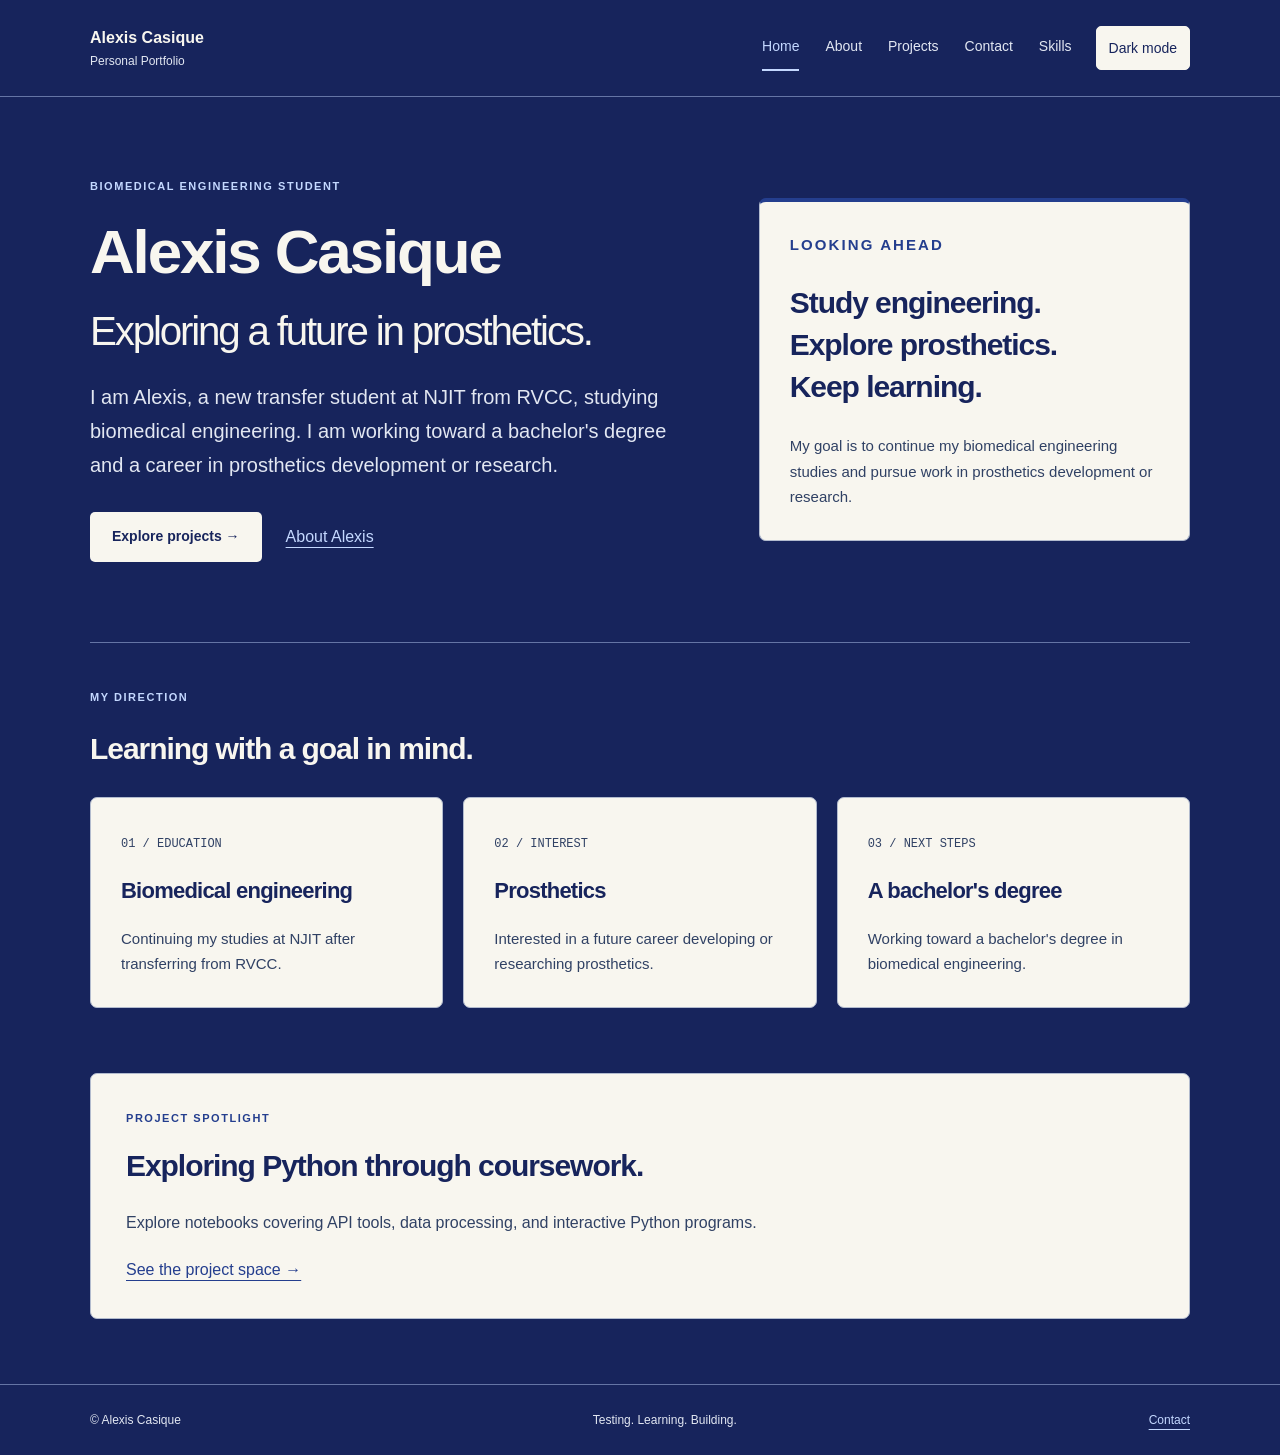
<file: index.html>
<!doctype html>
<html lang="en">
<head><meta charset="utf-8"><meta name="viewport" content="width=device-width, initial-scale=1"><meta name="description" content="Alexis Casique, an NJIT biomedical engineering transfer student interested in prosthetics development and research."><title>Home | Alexis Casique</title><script src="./js/main.js"></script><link rel="stylesheet" href="./css/styles.css"></head>
<body><a class="skip" href="#main">Skip to content</a><header><div class="container header"><a class="brand" href="./index.html">Alexis Casique<small>Personal Portfolio</small></a><div class="header-controls"><button class="menu-toggle" type="button" aria-controls="main-navigation" aria-expanded="false" hidden><span class="menu-icon" aria-hidden="true">&#9776;</span>Menu</button><button class="theme-toggle" type="button" aria-pressed="false" hidden>Dark mode</button></div><nav id="main-navigation" aria-label="Main navigation"><a href="./index.html" aria-current="page">Home</a><a href="./about.html">About</a><a href="./projects.html">Projects</a><a href="./contact.html">Contact</a><a href="./skills.html">Skills</a></nav></div></header>
<main id="main" tabindex="-1" class="container"><section class="hero"><div><p class="eyebrow">BIOMEDICAL ENGINEERING STUDENT</p><h1>Alexis Casique<span>Exploring a future in prosthetics.</span></h1><p class="lead">I am Alexis, a new transfer student at NJIT from RVCC, studying biomedical engineering. I am working toward a bachelor&#39;s degree and a career in prosthetics development or research.</p><div class="actions"><a class="button" href="./projects.html">Explore projects →</a><a href="./about.html">About Alexis</a></div></div><aside class="note"><p class="eyebrow">LOOKING AHEAD</p><h2>Study engineering.<br>Explore prosthetics.<br>Keep learning.</h2><p>My goal is to continue my biomedical engineering studies and pursue work in prosthetics development or research.</p></aside></section>
<section class="section"><p class="eyebrow">MY DIRECTION</p><h2>Learning with a goal in mind.</h2><div class="cards"><article class="card"><span class="number">01 / EDUCATION</span><h3>Biomedical engineering</h3><p>Continuing my studies at NJIT after transferring from RVCC.</p></article><article class="card"><span class="number">02 / INTEREST</span><h3>Prosthetics</h3><p>Interested in a future career developing or researching prosthetics.</p></article><article class="card"><span class="number">03 / NEXT STEPS</span><h3>A bachelor&#39;s degree</h3><p>Working toward a bachelor&#39;s degree in biomedical engineering.</p></article></div></section>
<section class="callout"><p class="eyebrow">PROJECT SPOTLIGHT</p><h2>Exploring Python through coursework.</h2><p>Explore notebooks covering API tools, data processing, and interactive Python programs.</p><a href="./projects.html">See the project space →</a></section></main><footer><div class="container footer"><p>© Alexis Casique</p><p>Testing. Learning. Building.</p><a href="./contact.html">Contact</a></div></footer></body></html>
</file>
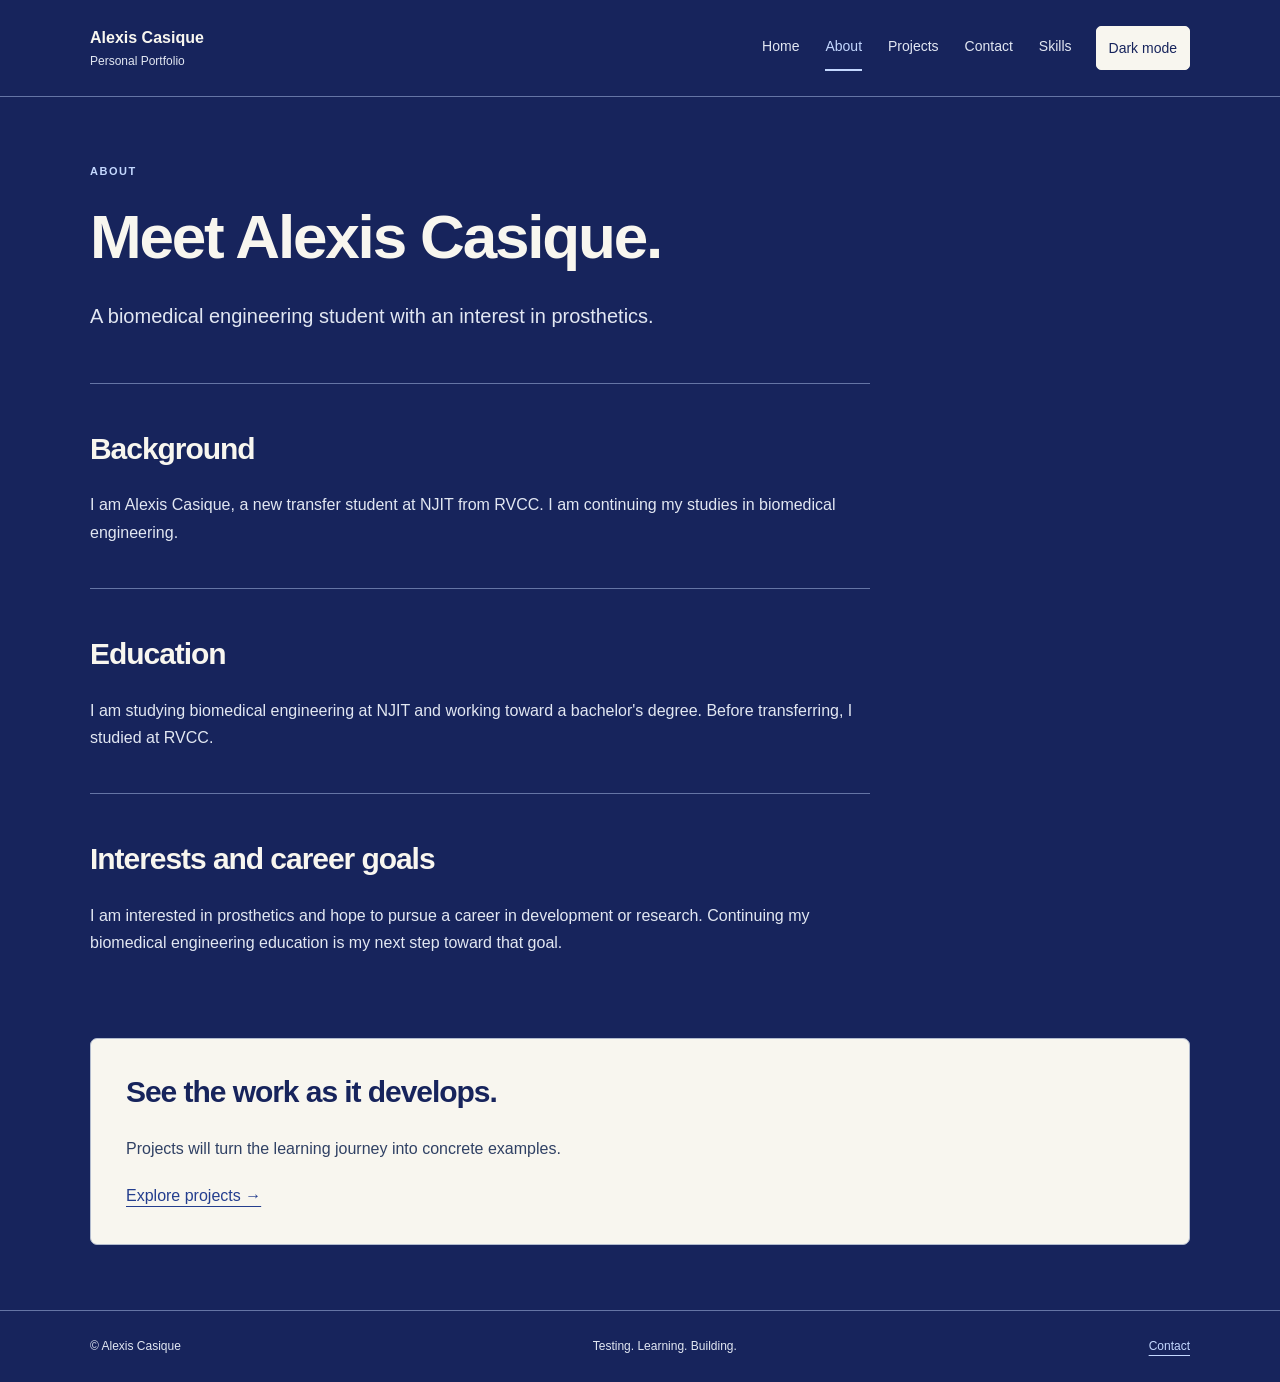
<file: about.html>
<!doctype html>
<html lang="en"><head><meta charset="utf-8"><meta name="viewport" content="width=device-width, initial-scale=1"><meta name="description" content="Education and prosthetics career interests of Alexis Casique, a biomedical engineering student at NJIT."><title>About | Alexis Casique</title><script src="./js/main.js"></script><link rel="stylesheet" href="./css/styles.css"></head>
<body><a class="skip" href="#main">Skip to content</a><header><div class="container header"><a class="brand" href="./index.html">Alexis Casique<small>Personal Portfolio</small></a><div class="header-controls"><button class="menu-toggle" type="button" aria-controls="main-navigation" aria-expanded="false" hidden><span class="menu-icon" aria-hidden="true">&#9776;</span>Menu</button><button class="theme-toggle" type="button" aria-pressed="false" hidden>Dark mode</button></div><nav id="main-navigation" aria-label="Main navigation"><a href="./index.html">Home</a><a href="./about.html" aria-current="page">About</a><a href="./projects.html">Projects</a><a href="./contact.html">Contact</a><a href="./skills.html">Skills</a></nav></div></header>
<main id="main" tabindex="-1" class="container"><section class="intro"><p class="eyebrow">ABOUT</p><h1>Meet Alexis Casique.</h1><p class="lead">A biomedical engineering student with an interest in prosthetics.</p></section><div class="editorial"><section><h2>Background</h2><p>I am Alexis Casique, a new transfer student at NJIT from RVCC. I am continuing my studies in biomedical engineering.</p></section><section><h2>Education</h2><p>I am studying biomedical engineering at NJIT and working toward a bachelor&#39;s degree. Before transferring, I studied at RVCC.</p></section><section><h2>Interests and career goals</h2><p>I am interested in prosthetics and hope to pursue a career in development or research. Continuing my biomedical engineering education is my next step toward that goal.</p></section></div><section class="callout"><h2>See the work as it develops.</h2><p>Projects will turn the learning journey into concrete examples.</p><a href="./projects.html">Explore projects →</a></section></main><footer><div class="container footer"><p>© Alexis Casique</p><p>Testing. Learning. Building.</p><a href="./contact.html">Contact</a></div></footer></body></html>
</file>
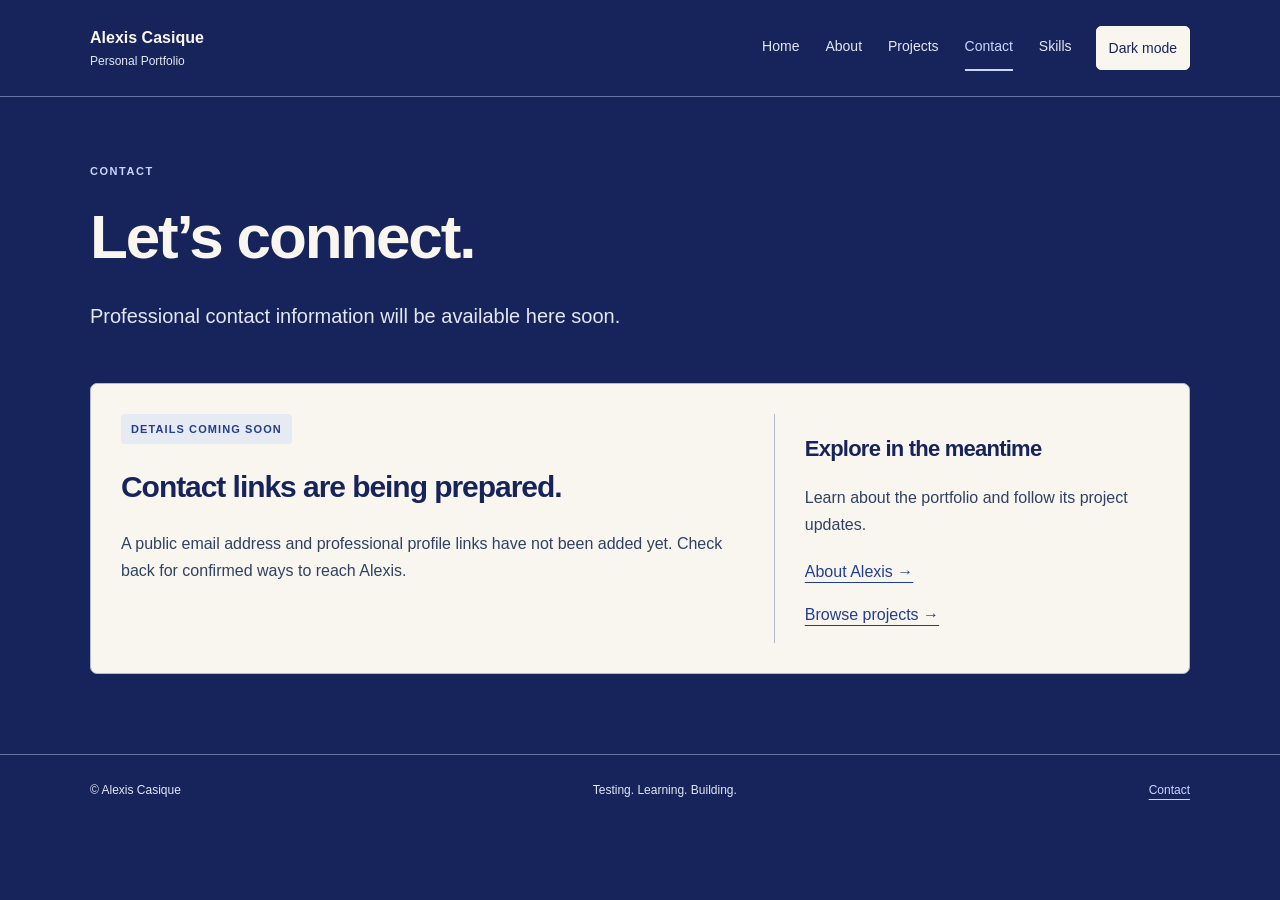
<file: contact.html>
<!doctype html>
<html lang="en"><head><meta charset="utf-8"><meta name="viewport" content="width=device-width, initial-scale=1"><meta name="description" content="Professional contact information for Alexis Casique, coming soon."><title>Contact | Alexis Casique</title><script src="./js/main.js"></script><link rel="stylesheet" href="./css/styles.css"></head>
<body><a class="skip" href="#main">Skip to content</a><header><div class="container header"><a class="brand" href="./index.html">Alexis Casique<small>Personal Portfolio</small></a><div class="header-controls"><button class="menu-toggle" type="button" aria-controls="main-navigation" aria-expanded="false" hidden><span class="menu-icon" aria-hidden="true">&#9776;</span>Menu</button><button class="theme-toggle" type="button" aria-pressed="false" hidden>Dark mode</button></div><nav id="main-navigation" aria-label="Main navigation"><a href="./index.html">Home</a><a href="./about.html">About</a><a href="./projects.html">Projects</a><a href="./contact.html" aria-current="page">Contact</a><a href="./skills.html">Skills</a></nav></div></header>
<main id="main" tabindex="-1" class="container"><section class="intro"><p class="eyebrow">CONTACT</p><h1>Let’s connect.</h1><p class="lead">Professional contact information will be available here soon.</p></section><section class="empty contact"><div><span class="status">DETAILS COMING SOON</span><h2>Contact links are being prepared.</h2><p>A public email address and professional profile links have not been added yet. Check back for confirmed ways to reach Alexis.</p></div><aside><h3>Explore in the meantime</h3><p>Learn about the portfolio and follow its project updates.</p><a href="./about.html">About Alexis →</a><a href="./projects.html">Browse projects →</a></aside></section></main><footer><div class="container footer"><p>© Alexis Casique</p><p>Testing. Learning. Building.</p><a href="./contact.html">Contact</a></div></footer></body></html>
</file>
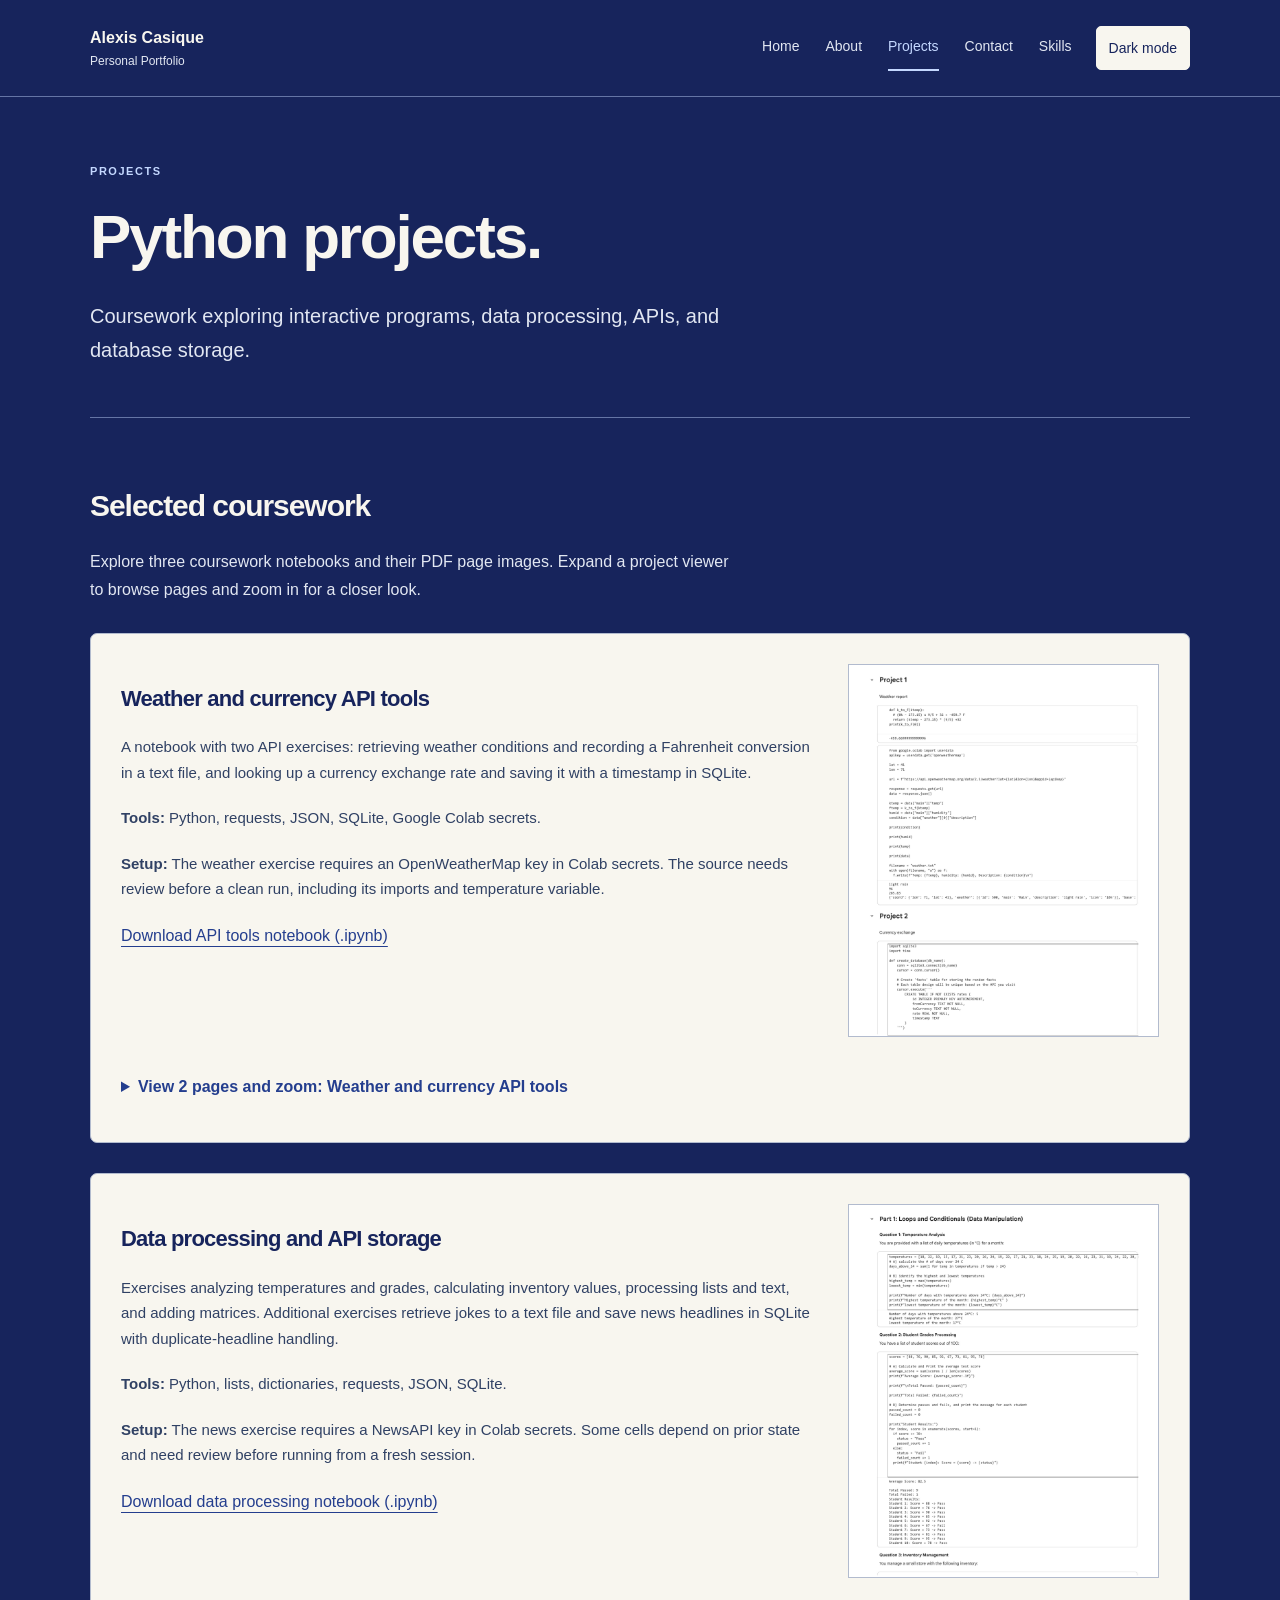
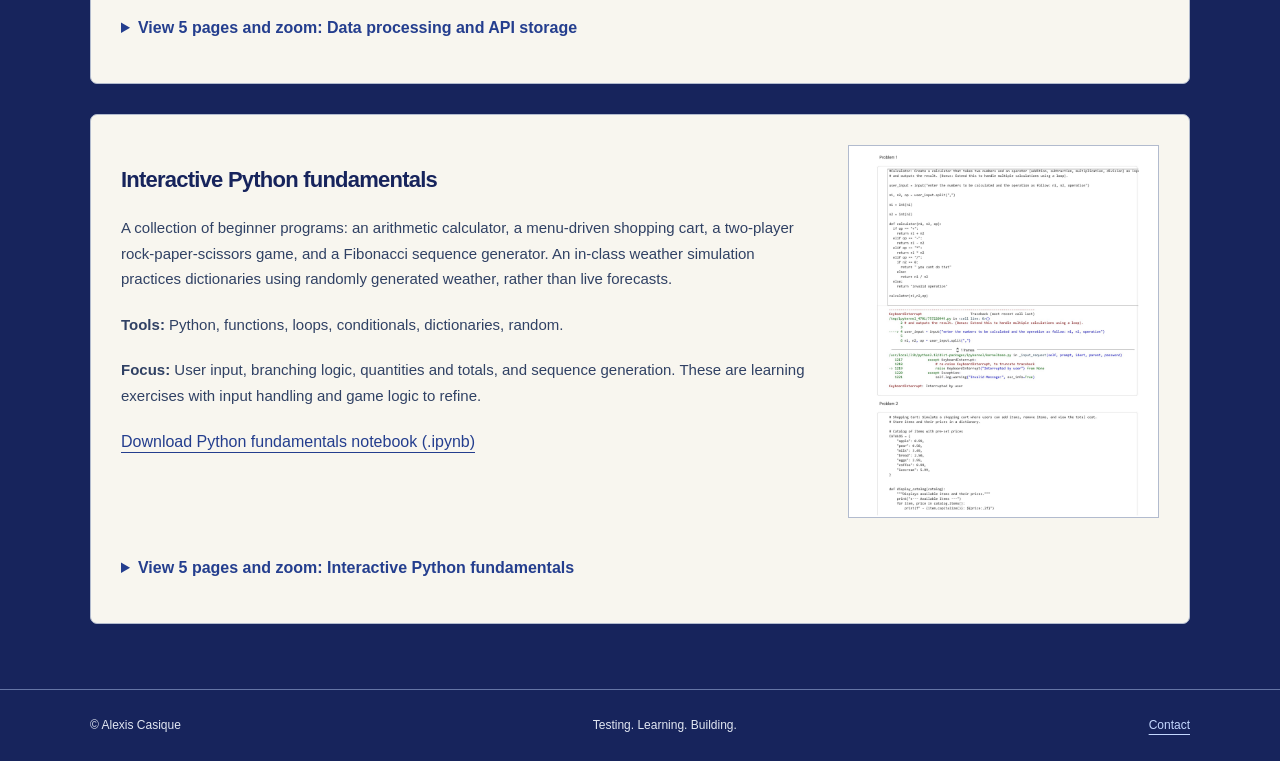
<file: projects.html>
<!doctype html>
<html lang="en"><head><meta charset="utf-8"><meta name="viewport" content="width=device-width, initial-scale=1"><meta name="description" content="Python coursework by Alexis Casique: API tools, data processing, and interactive programs."><title>Projects | Alexis Casique</title><script src="./js/main.js"></script><link rel="stylesheet" href="./css/styles.css"></head>
<body><a class="skip" href="#main">Skip to content</a><header><div class="container header"><a class="brand" href="./index.html">Alexis Casique<small>Personal Portfolio</small></a><div class="header-controls"><button class="menu-toggle" type="button" aria-controls="main-navigation" aria-expanded="false" hidden><span class="menu-icon" aria-hidden="true">&#9776;</span>Menu</button><button class="theme-toggle" type="button" aria-pressed="false" hidden>Dark mode</button></div><nav id="main-navigation" aria-label="Main navigation"><a href="./index.html">Home</a><a href="./about.html">About</a><a href="./projects.html" aria-current="page">Projects</a><a href="./contact.html">Contact</a><a href="./skills.html">Skills</a></nav></div></header>
<main id="main" tabindex="-1" class="container">
<section class="intro"><p class="eyebrow">PROJECTS</p><h1>Python projects.</h1><p class="lead">Coursework exploring interactive programs, data processing, APIs, and database storage.</p></section>
<section class="section" aria-labelledby="coursework-heading"><h2 id="coursework-heading">Selected coursework</h2><p>Explore three coursework notebooks and their PDF page images. Expand a project viewer to browse pages and zoom in for a closer look.</p><div class="project-list">
<article class="card"><a href="./images/projects/api-tools-1.jpg" aria-label="Open first page image of Weather and currency API tools"><img class="project-preview" src="./images/projects/api-tools-1.jpg" width="1800" height="2160" loading="lazy" alt="First PDF page: Weather API request and temperature conversion; currency database schema."></a><h3>Weather and currency API tools</h3><p>A notebook with two API exercises: retrieving weather conditions and recording a Fahrenheit conversion in a text file, and looking up a currency exchange rate and saving it with a timestamp in SQLite.</p><p><strong>Tools:</strong> Python, requests, JSON, SQLite, Google Colab secrets.</p><p><strong>Setup:</strong> The weather exercise requires an OpenWeatherMap key in Colab secrets. The source needs review before a clean run, including its imports and temperature variable.</p><a href="./notebooks/API_Based_Projects_Alexis_C.ipynb" download>Download API tools notebook (.ipynb)</a><details class="project-viewer"><summary>View 2 pages and zoom: Weather and currency API tools</summary><p id="api-tools-help">Use Previous and Next to browse. On a phone, tap Zoom in for detail, then swipe inside the page. Tap Fit width to see the whole page width again. You can also open a full-size page image and use your browser to zoom. Keyboard users can focus the page area and use arrow keys to scroll. The notebook download provides the source text.</p><div class="viewer-controls" role="group" aria-label="Weather and currency API tools page controls" hidden><button type="button" data-viewer="previous">Previous</button><button type="button" data-viewer="next">Next</button><button type="button" data-viewer="out">Zoom out</button><button type="button" data-viewer="in">Zoom in</button><button type="button" data-viewer="fit">Fit width</button><output class="viewer-status" aria-live="polite" aria-atomic="true"></output></div><div class="viewer-viewport" role="region" aria-label="Weather and currency API tools page images" aria-describedby="api-tools-help" tabindex="0"><figure class="pdf-page"><img src="./images/projects/api-tools-1.jpg" width="1800" height="2160" loading="lazy" alt="Weather and currency API tools, page 1 of 2: Weather API request and temperature conversion; currency database schema."><figcaption>Page 1 of 2. <a href="./images/projects/api-tools-1.jpg">Open full-size page image</a></figcaption></figure><figure class="pdf-page"><img src="./images/projects/api-tools-2.jpg" width="1800" height="2160" loading="lazy" alt="Weather and currency API tools, page 2 of 2: Currency database functions, exchange-rate request, and saved output."><figcaption>Page 2 of 2. <a href="./images/projects/api-tools-2.jpg">Open full-size page image</a></figcaption></figure></div></details></article>
<article class="card"><a href="./images/projects/python-data-1.jpg" aria-label="Open first page image of Data processing and API storage"><img class="project-preview" src="./images/projects/python-data-1.jpg" width="1800" height="2160" loading="lazy" alt="First PDF page: Temperature analysis and student grades exercises."></a><h3>Data processing and API storage</h3><p>Exercises analyzing temperatures and grades, calculating inventory values, processing lists and text, and adding matrices. Additional exercises retrieve jokes to a text file and save news headlines in SQLite with duplicate-headline handling.</p><p><strong>Tools:</strong> Python, lists, dictionaries, requests, JSON, SQLite.</p><p><strong>Setup:</strong> The news exercise requires a NewsAPI key in Colab secrets. Some cells depend on prior state and need review before running from a fresh session.</p><a href="./notebooks/Assignment_2_Alexis_C.ipynb" download>Download data processing notebook (.ipynb)</a><details class="project-viewer"><summary>View 5 pages and zoom: Data processing and API storage</summary><p id="python-data-help">Use Previous and Next to browse. On a phone, tap Zoom in for detail, then swipe inside the page. Tap Fit width to see the whole page width again. You can also open a full-size page image and use your browser to zoom. Keyboard users can focus the page area and use arrow keys to scroll. The notebook download provides the source text.</p><div class="viewer-controls" role="group" aria-label="Data processing and API storage page controls" hidden><button type="button" data-viewer="previous">Previous</button><button type="button" data-viewer="next">Next</button><button type="button" data-viewer="out">Zoom out</button><button type="button" data-viewer="in">Zoom in</button><button type="button" data-viewer="fit">Fit width</button><output class="viewer-status" aria-live="polite" aria-atomic="true"></output></div><div class="viewer-viewport" role="region" aria-label="Data processing and API storage page images" aria-describedby="python-data-help" tabindex="0"><figure class="pdf-page"><img src="./images/projects/python-data-1.jpg" width="1800" height="2160" loading="lazy" alt="Data processing and API storage, page 1 of 5: Temperature analysis and student grades exercises."><figcaption>Page 1 of 5. <a href="./images/projects/python-data-1.jpg">Open full-size page image</a></figcaption></figure><figure class="pdf-page"><img src="./images/projects/python-data-2.jpg" width="1800" height="2160" loading="lazy" alt="Data processing and API storage, page 2 of 5: Inventory, list operations, and text processing."><figcaption>Page 2 of 5. <a href="./images/projects/python-data-2.jpg">Open full-size page image</a></figcaption></figure><figure class="pdf-page"><img src="./images/projects/python-data-3.jpg" width="1800" height="2160" loading="lazy" alt="Data processing and API storage, page 3 of 5: Matrix addition and joke API exercise."><figcaption>Page 3 of 5. <a href="./images/projects/python-data-3.jpg">Open full-size page image</a></figcaption></figure><figure class="pdf-page"><img src="./images/projects/python-data-4.jpg" width="1800" height="2160" loading="lazy" alt="Data processing and API storage, page 4 of 5: News API request and SQLite storage code."><figcaption>Page 4 of 5. <a href="./images/projects/python-data-4.jpg">Open full-size page image</a></figcaption></figure><figure class="pdf-page"><img src="./images/projects/python-data-5.jpg" width="1800" height="2160" loading="lazy" alt="Data processing and API storage, page 5 of 5: News database retrieval and saved headlines."><figcaption>Page 5 of 5. <a href="./images/projects/python-data-5.jpg">Open full-size page image</a></figcaption></figure></div></details></article>
<article class="card"><a href="./images/projects/python-programs-1.jpg" aria-label="Open first page image of Interactive Python fundamentals"><img class="project-preview" src="./images/projects/python-programs-1.jpg" width="1800" height="2160" loading="lazy" alt="First PDF page: Calculator code, an interrupted input traceback, and shopping cart catalog."></a><h3>Interactive Python fundamentals</h3><p>A collection of beginner programs: an arithmetic calculator, a menu-driven shopping cart, a two-player rock-paper-scissors game, and a Fibonacci sequence generator. An in-class weather simulation practices dictionaries using randomly generated weather, rather than live forecasts.</p><p><strong>Tools:</strong> Python, functions, loops, conditionals, dictionaries, random.</p><p><strong>Focus:</strong> User input, branching logic, quantities and totals, and sequence generation. These are learning exercises with input handling and game logic to refine.</p><a href="./notebooks/Assignment_1_Alexis_Casique.ipynb" download>Download Python fundamentals notebook (.ipynb)</a><details class="project-viewer"><summary>View 5 pages and zoom: Interactive Python fundamentals</summary><p id="python-programs-help">Use Previous and Next to browse. On a phone, tap Zoom in for detail, then swipe inside the page. Tap Fit width to see the whole page width again. You can also open a full-size page image and use your browser to zoom. Keyboard users can focus the page area and use arrow keys to scroll. The notebook download provides the source text.</p><div class="viewer-controls" role="group" aria-label="Interactive Python fundamentals page controls" hidden><button type="button" data-viewer="previous">Previous</button><button type="button" data-viewer="next">Next</button><button type="button" data-viewer="out">Zoom out</button><button type="button" data-viewer="in">Zoom in</button><button type="button" data-viewer="fit">Fit width</button><output class="viewer-status" aria-live="polite" aria-atomic="true"></output></div><div class="viewer-viewport" role="region" aria-label="Interactive Python fundamentals page images" aria-describedby="python-programs-help" tabindex="0"><figure class="pdf-page"><img src="./images/projects/python-programs-1.jpg" width="1800" height="2160" loading="lazy" alt="Interactive Python fundamentals, page 1 of 5: Calculator code, an interrupted input traceback, and shopping cart catalog."><figcaption>Page 1 of 5. <a href="./images/projects/python-programs-1.jpg">Open full-size page image</a></figcaption></figure><figure class="pdf-page"><img src="./images/projects/python-programs-2.jpg" width="1800" height="2160" loading="lazy" alt="Interactive Python fundamentals, page 2 of 5: Shopping cart display and input handling."><figcaption>Page 2 of 5. <a href="./images/projects/python-programs-2.jpg">Open full-size page image</a></figcaption></figure><figure class="pdf-page"><img src="./images/projects/python-programs-3.jpg" width="1800" height="2160" loading="lazy" alt="Interactive Python fundamentals, page 3 of 5: Shopping cart operations and saved output."><figcaption>Page 3 of 5. <a href="./images/projects/python-programs-3.jpg">Open full-size page image</a></figcaption></figure><figure class="pdf-page"><img src="./images/projects/python-programs-4.jpg" width="1800" height="2160" loading="lazy" alt="Interactive Python fundamentals, page 4 of 5: Rock-paper-scissors, Fibonacci, and weather simulation code."><figcaption>Page 4 of 5. <a href="./images/projects/python-programs-4.jpg">Open full-size page image</a></figcaption></figure><figure class="pdf-page"><img src="./images/projects/python-programs-5.jpg" width="1800" height="2160" loading="lazy" alt="Interactive Python fundamentals, page 5 of 5: Weather simulation continuation, output, and dictionary example."><figcaption>Page 5 of 5. <a href="./images/projects/python-programs-5.jpg">Open full-size page image</a></figcaption></figure></div></details></article>
</div></section>
</main><footer><div class="container footer"><p>© Alexis Casique</p><p>Testing. Learning. Building.</p><a href="./contact.html">Contact</a></div></footer></body></html>
</file>
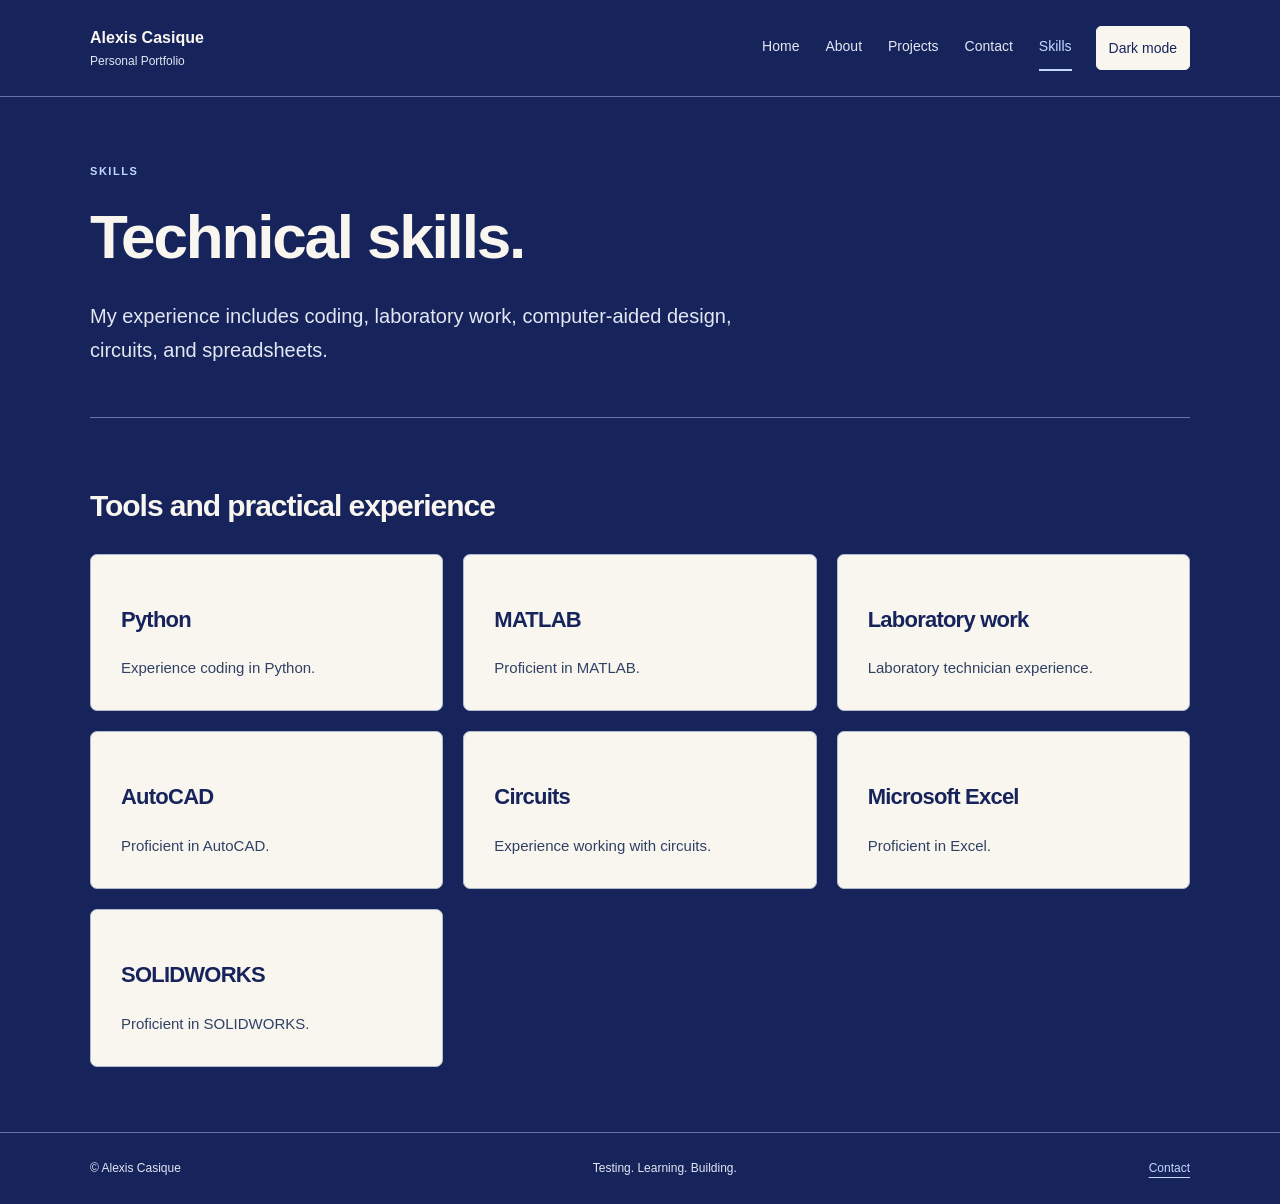
<file: skills.html>
<!doctype html>
<html lang="en"><head><meta charset="utf-8"><meta name="viewport" content="width=device-width, initial-scale=1"><meta name="description" content="Technical skills of Alexis Casique: Python, MATLAB, laboratory work, AutoCAD, circuits, Excel, and SOLIDWORKS."><title>Skills | Alexis Casique</title><script src="./js/main.js"></script><link rel="stylesheet" href="./css/styles.css"></head>
<body><a class="skip" href="#main">Skip to content</a><header><div class="container header"><a class="brand" href="./index.html">Alexis Casique<small>Personal Portfolio</small></a><div class="header-controls"><button class="menu-toggle" type="button" aria-controls="main-navigation" aria-expanded="false" hidden><span class="menu-icon" aria-hidden="true">&#9776;</span>Menu</button><button class="theme-toggle" type="button" aria-pressed="false" hidden>Dark mode</button></div><nav id="main-navigation" aria-label="Main navigation"><a href="./index.html">Home</a><a href="./about.html">About</a><a href="./projects.html">Projects</a><a href="./contact.html">Contact</a><a href="./skills.html" aria-current="page">Skills</a></nav></div></header>
<main id="main" tabindex="-1" class="container">
<section class="intro"><p class="eyebrow">SKILLS</p><h1>Technical skills.</h1><p class="lead">My experience includes coding, laboratory work, computer-aided design, circuits, and spreadsheets.</p></section>
<section class="section" aria-labelledby="skills-heading"><h2 id="skills-heading">Tools and practical experience</h2><div class="cards">
<article class="card"><h3>Python</h3><p>Experience coding in Python.</p></article>
<article class="card"><h3>MATLAB</h3><p>Proficient in MATLAB.</p></article>
<article class="card"><h3>Laboratory work</h3><p>Laboratory technician experience.</p></article>
<article class="card"><h3>AutoCAD</h3><p>Proficient in AutoCAD.</p></article>
<article class="card"><h3>Circuits</h3><p>Experience working with circuits.</p></article>
<article class="card"><h3>Microsoft Excel</h3><p>Proficient in Excel.</p></article>
<article class="card"><h3>SOLIDWORKS</h3><p>Proficient in SOLIDWORKS.</p></article>
</div></section>
</main><footer><div class="container footer"><p>© Alexis Casique</p><p>Testing. Learning. Building.</p><a href="./contact.html">Contact</a></div></footer></body></html>
</file>
<file: css/styles.css>
/* Shared design tokens keep every page consistent. */
:root {
  color-scheme: dark;
  --background: #17245c;
  --surface: #f8f6ef;
  --ink: #f8f6ef;
  --body: #e2e7f2;
  --blue: #c4d8ff;
  --line: #6575a5;
  --tint: #e6eaf2;
  --button-text: #17245c;
  --button-hover: #e6eaf2;
  --font: Arial, Helvetica, sans-serif;
}
* { box-sizing: border-box; }
body { margin: 0; background: var(--background); color: var(--body); font: 16px/1.7 var(--font); }
a { color: var(--blue); text-underline-offset: 5px; }
a:focus-visible { outline: 3px solid var(--blue); outline-offset: 5px; }
.container { width: min(1100px, calc(100% - 40px)); margin-inline: auto; }
.skip { position: absolute; z-index: 2; top: -100px; left: 20px; background: var(--surface); color: #17245c; padding: 12px; }
.skip:focus { top: 10px; }
.skip:focus-visible { outline-color: #17245c; }
header { background: var(--background); border-bottom: 1px solid var(--line); }
.header { display: flex; flex-direction: column; align-items: flex-start; gap: 18px; padding-block: 24px; }
.brand { color: var(--ink); font-weight: 700; text-decoration: none; }
.brand small { display: block; font-size: 12px; color: var(--body); font-weight: 400; }
nav { display: flex; gap: 24px; flex-wrap: wrap; }
nav a { color: var(--body); text-decoration: none; font-size: 14px; padding-block: 10px; }
nav a[aria-current] { color: var(--blue); border-bottom: 2px solid var(--blue); }
h1, h2, h3 { color: var(--ink); line-height: 1.2; letter-spacing: -.035em; }
h1 { font-size: clamp(38px, 5vw, 62px); margin: 16px 0 24px; }
h1 span { display: block; font-size: .65em; font-weight: 400; margin-top: 18px; }
h2 { font-size: 30px; }
h3 { font-size: 22px; }
p { margin: 0 0 20px; }
img { display: block; max-width: 100%; height: auto; }
.project-list { display: grid; grid-template-columns: minmax(0, 1fr); gap: 30px; margin-top: 30px; }
.project-preview { width: 100%; max-width: 320px; border: 1px solid var(--line); }
.project-viewer { clear: both; margin-top: 24px; }
.project-viewer summary { color: var(--blue); cursor: pointer; padding: 12px 0; font-weight: 700; }
.project-viewer summary:focus-visible, .viewer-viewport:focus-visible { outline: 3px solid var(--blue); outline-offset: 4px; }
.viewer-controls { display: flex; flex-wrap: wrap; align-items: center; gap: 10px; padding-block: 12px; }
.viewer-controls button { min-height: 44px; padding: 8px 14px; font: inherit; border: 1px solid var(--body); border-radius: 5px; background: var(--surface); color: var(--ink); cursor: pointer; }
.viewer-controls button[aria-disabled="true"] { cursor: default; border-style: dashed; }
.viewer-status { flex-basis: 100%; font-weight: 700; }
.viewer-viewport { max-height: 75vh; max-height: 75dvh; overflow: auto; border: 1px solid var(--body); background: #ffffff; color: #17245c; }
.pdf-page { margin: 0; width: var(--page-zoom, 100%); }
.pdf-page img { width: 100%; max-width: none; }
.pdf-page figcaption { padding: 10px; font-size: 14px; }
@media (min-width: 700px) {
  .project-preview { float: right; width: 30%; margin: 0 0 24px 32px; }
}
main { overflow-wrap: anywhere; }
main:focus { outline: 3px solid var(--blue); outline-offset: 4px; }
.eyebrow { color: var(--blue); font-size: 11px; font-weight: 700; letter-spacing: .14em; }
.hero { display: grid; grid-template-columns: minmax(0, 1fr); gap: 30px; align-items: center; padding-block: 45px; }
.lead { font-size: 20px; max-width: 650px; }
.actions { display: flex; gap: 24px; align-items: center; flex-wrap: wrap; margin-top: 30px; }
.button { background: var(--surface); color: var(--button-text); text-decoration: none; padding: 13px 22px; border-radius: 5px; font-weight: 700; font-size: 14px; }
.button:hover { background: var(--button-hover); }
.note, .card, .empty { background: var(--surface); border: 1px solid var(--line); border-radius: 7px; padding: 25px; }
/* Off-white inserts carry their own navy text and focus colors. */
.note, .card, .empty, .callout {
  color-scheme: light;
  --ink: #17245c;
  --body: #304164;
  --blue: #243e8e;
  --line: #b2bbce;
  color: var(--body);
}
.note { border-top: 4px solid var(--blue); }
.note h2 { line-height: 1.4; }
.note p, .card p { font-size: 15px; }
.note p:last-child, .card p:last-child { margin: 0; }
.section { border-top: 1px solid var(--line); padding: 45px 0 65px; }
.section > p { max-width: 650px; }
.cards { display: grid; grid-template-columns: minmax(0, 1fr); gap: 20px; margin-top: 30px; }
.number { font: 12px Consolas, "Courier New", monospace; color: var(--body); }
.callout { background: var(--surface); border: 1px solid var(--line); border-radius: 7px; padding: 25px; margin-bottom: 65px; }
.callout h2 { margin-top: 0; }
.intro { padding: 40px 0 30px; max-width: 780px; }
.editorial { max-width: 780px; padding-bottom: 40px; }
.editorial section { border-top: 1px solid var(--line); padding-block: 22px; }
.placeholder { font-weight: 700; }
.empty { margin-bottom: 60px; }
.empty p { max-width: 650px; }
.status { display: inline-block; background: var(--tint); color: var(--blue); padding: 6px 10px; border-radius: 4px; font-size: 11px; font-weight: 700; letter-spacing: .1em; }
.contact { display: grid; grid-template-columns: minmax(0, 1fr); margin-bottom: 80px; }
.contact aside { border-top: 1px solid var(--line); margin-top: 20px; padding-top: 20px; }
.contact aside a { display: block; margin-bottom: 15px; }
footer { border-top: 1px solid var(--line); padding-block: 25px; }
.footer { display: flex; flex-wrap: wrap; justify-content: space-between; gap: 15px; font-size: 12px; }
.footer p { margin: 0; }

/* Compact phones: preserve reading space and allow navigation to wrap. */
@media (max-width: 480px) {
  .container { width: calc(100% - 32px); }
  nav { column-gap: 20px; row-gap: 4px; }
  .note, .card, .empty, .callout { padding: 20px; }
  .lead { font-size: 18px; }
  h2 { font-size: 26px; }
  .project-viewer { margin-inline: -10px; }
  .project-viewer summary, .project-viewer > p { padding-inline: 4px; }
  .viewer-controls { display: grid; grid-template-columns: repeat(2, minmax(0, 1fr)); gap: 8px; }
  .viewer-controls button { width: 100%; min-height: 48px; padding: 10px 6px; }
  .viewer-controls [data-viewer="fit"], .viewer-status { grid-column: 1 / -1; }
  .viewer-viewport { max-height: 65vh; max-height: 65dvh; }
}

/* Interactive controls are revealed by JavaScript; links remain visible without it. */
[hidden] { display: none !important; }
.header { display: grid; grid-template-columns: minmax(0, 1fr) auto; align-items: center; }
.header nav { grid-column: 1 / -1; }
.header-controls { display: flex; align-items: center; gap: 10px; flex-wrap: wrap; justify-content: flex-end; }
.header-controls button { min-height: 44px; border: 1px solid var(--surface); border-radius: 5px; padding: 8px 12px; background: var(--surface); color: #17245c; font: 14px var(--font); cursor: pointer; }
.header-controls button:hover { background: var(--tint); }
button:focus-visible { outline: 3px solid var(--blue); outline-offset: 4px; }
.menu-icon { margin-right: 5px; }
:root[data-theme="dark"] {
  color-scheme: dark;
  --background: #0b1538;
}
:root[data-theme="dark"] .callout { border-color: var(--line); }
@media (max-width: 760px) {
  .header nav { flex-direction: column; gap: 4px; width: 100%; }
  .header nav a { padding-inline: 10px; }
}
@media (max-width: 480px) {
  .header-controls { max-width: 110px; }
}
@media (min-width: 1000px) {
  .header { grid-template-columns: minmax(0, 1fr) auto auto; }
  .header nav { grid-column: 2; grid-row: 1; }
  .header-controls { grid-column: 3; grid-row: 1; }
}

/* Laptops and larger screens: expand navigation and content columns. */
@media (min-width: 761px) {
  .header { flex-direction: row; align-items: center; justify-content: space-between; gap: 24px; }
  nav { gap: 26px; }
  .hero { grid-template-columns: minmax(0, 1.4fr) minmax(0, 1fr); gap: 65px; padding-block: 80px; }
  .cards { grid-template-columns: repeat(3, minmax(0, 1fr)); }
  .note, .card, .empty { padding: 30px; }
  .callout { padding: 35px; }
  .intro { padding-top: 65px; }
  .contact { grid-template-columns: minmax(0, 1.5fr) minmax(0, 1fr); }
  .contact aside { border-top: 0; border-left: 1px solid var(--line); margin: 0 0 0 30px; padding: 0 0 0 30px; }
}

/* Reserve controls and collapse navigation before the first enhanced paint.
   Without JavaScript, navigation stays expanded and controls stay hidden. */
.enhanced .theme-toggle[hidden] { display: block !important; visibility: hidden; }
@media (max-width: 760px) {
  .enhanced .menu-toggle[hidden] { display: block !important; visibility: hidden; }
  .enhanced #main-navigation { display: none; }
  .enhanced .header:has(.menu-toggle[aria-expanded="true"]) #main-navigation { display: flex; }
}
</file>
